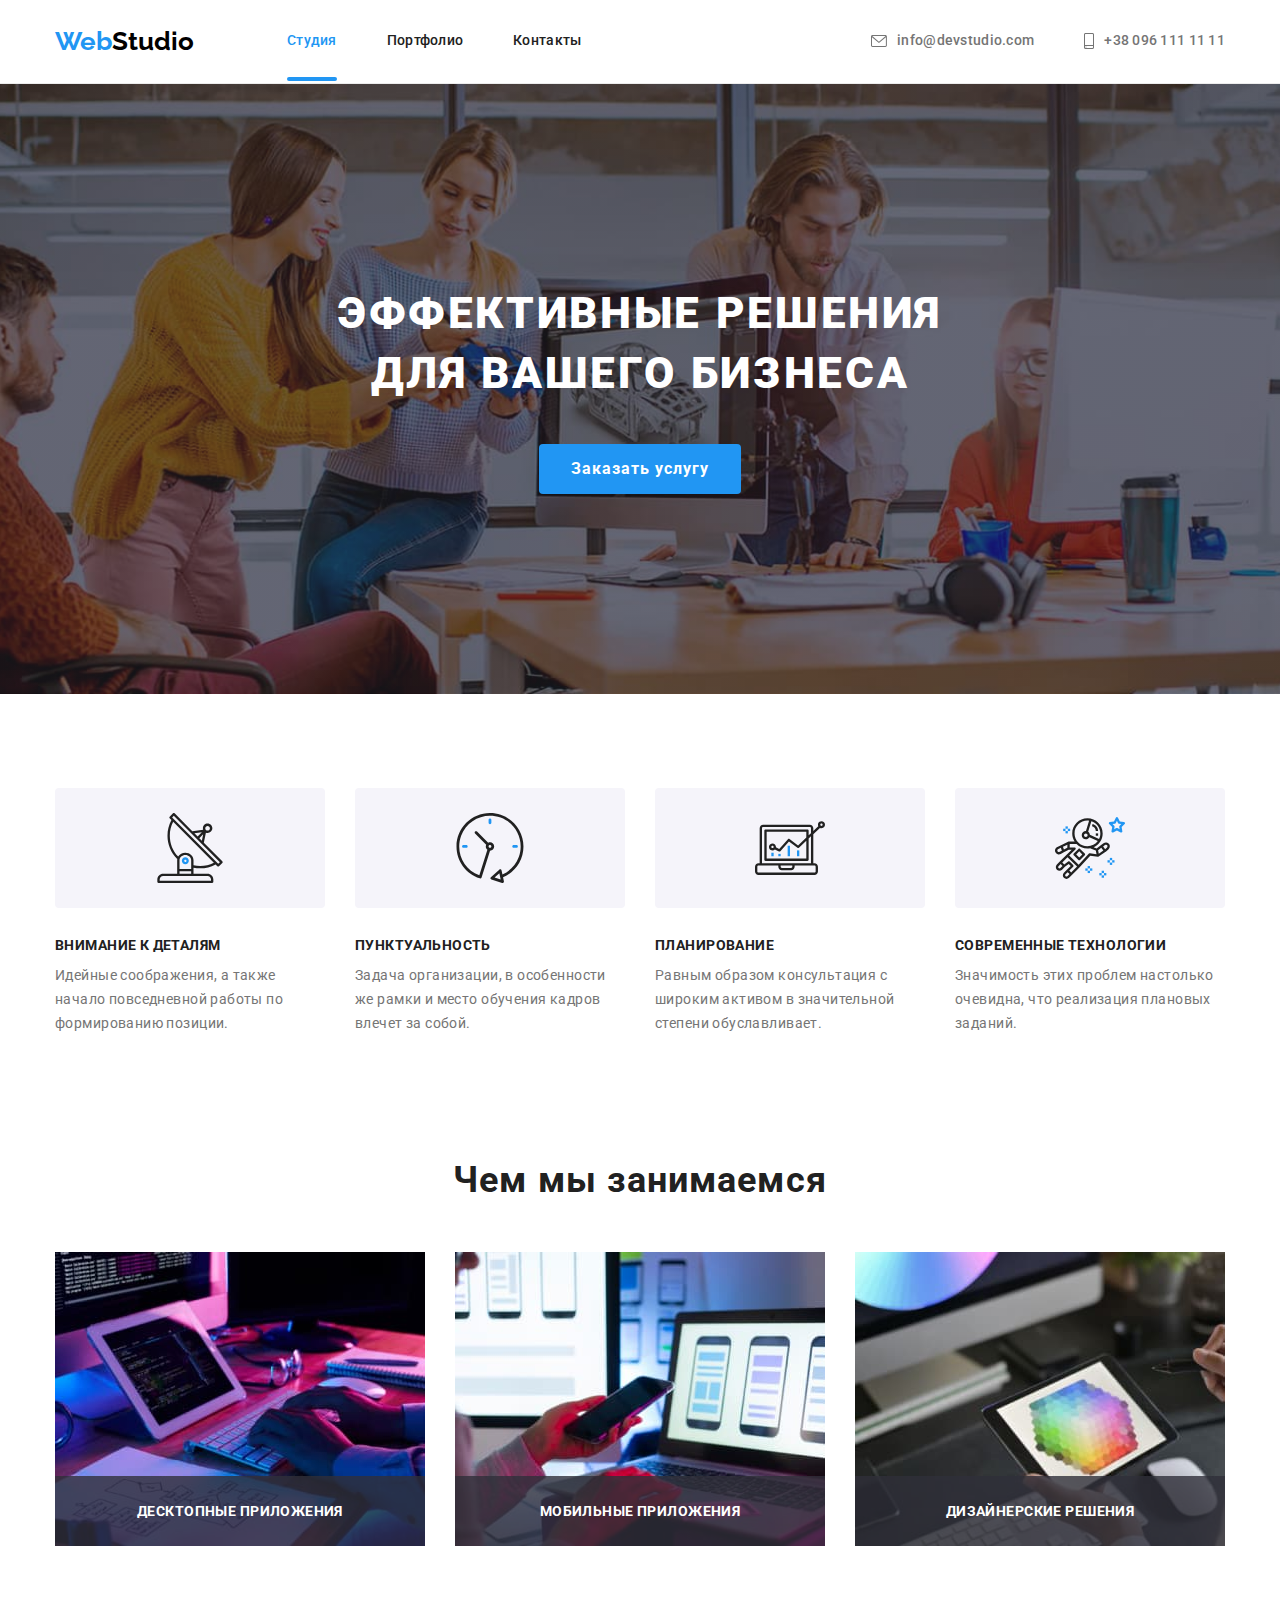
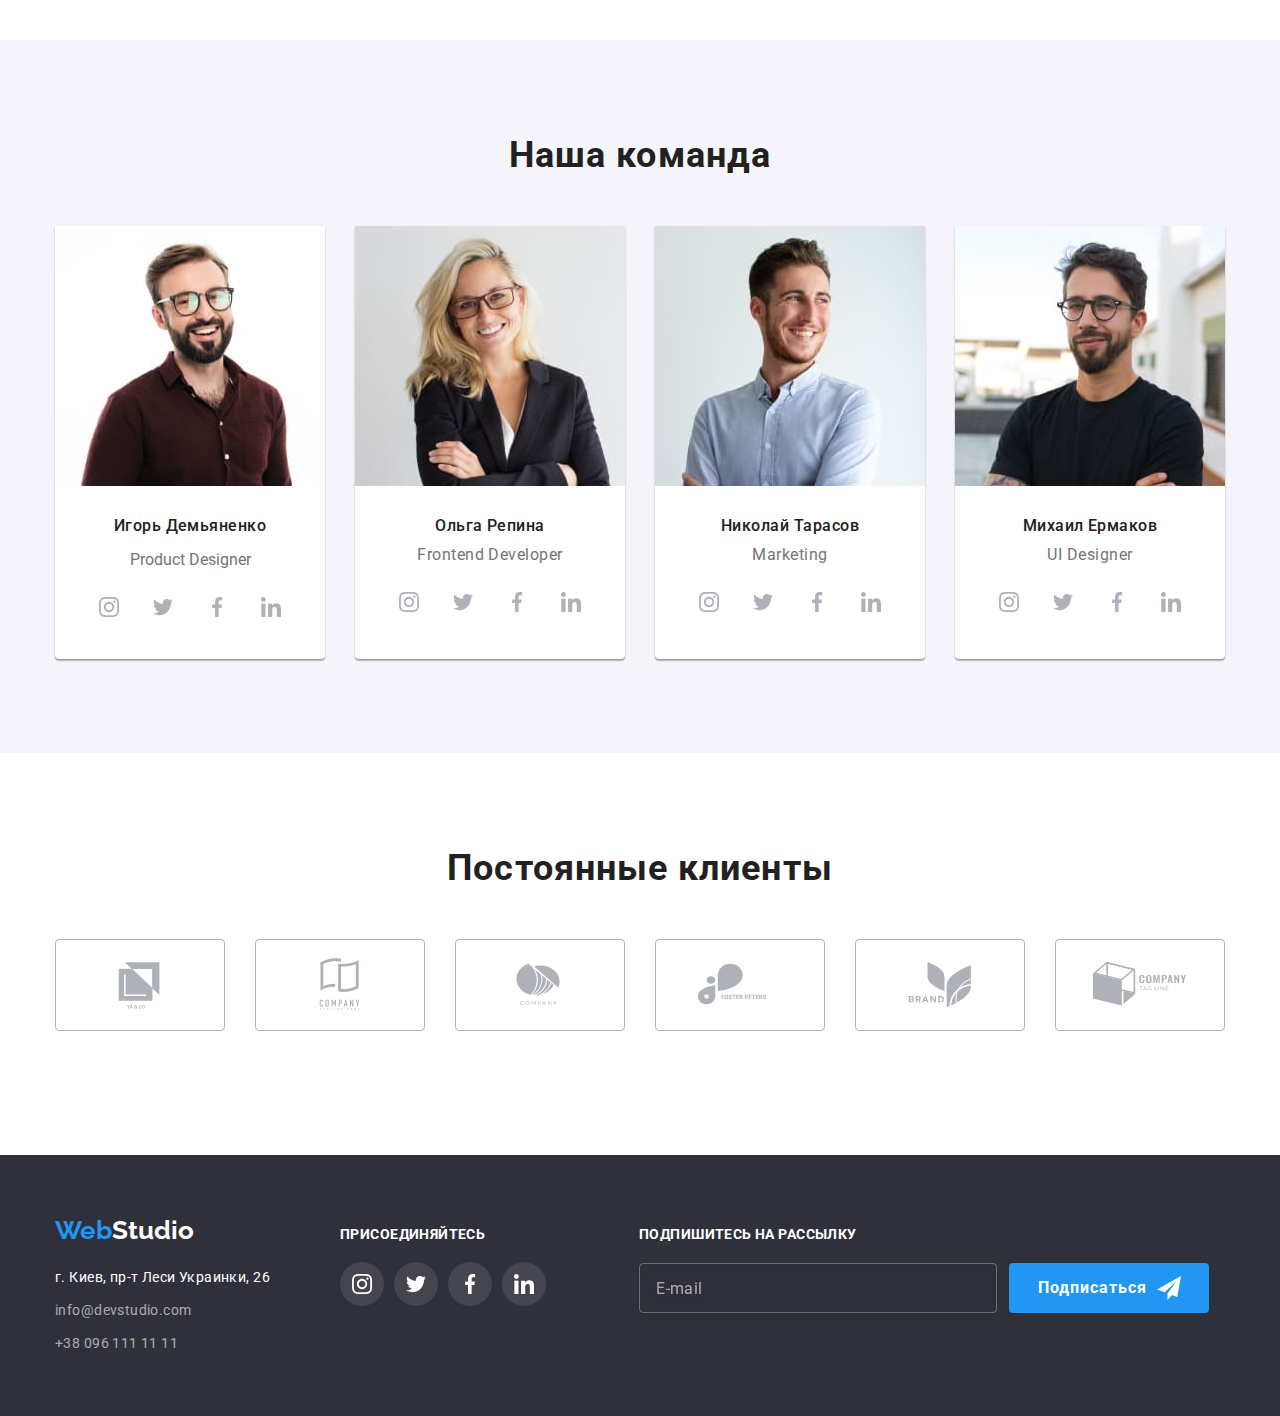
<file: index.html>
<!DOCTYPE html>
<html lang="ru">
  <head>
    <meta charset="UTF-8" />
    <meta http-equiv="X-UA-Compatible" content="IE=edge" />
    <meta name="viewport" content="width=device-width, initial-scale=1.0" />
    <title>Web Studio</title>
    <link
      rel="stylesheet"
      href="https://cdnjs.cloudflare.com/ajax/libs/modern-normalize/1.1.0/modern-normalize.min.css"
    />
    <link rel="stylesheet" href="./css/styles.css" />
    <link rel="stylesheet" href="./css/main.min.css" />
    <link rel="preconnect" href="https://fonts.googleapis.com" />
    <link rel="preconnect" href="https://fonts.gstatic.com" crossorigin />
    <link
      href="https://fonts.googleapis.com/css2?family=Raleway:wght@700&family=Roboto:wght@400;500;700;900&display=swap"
      rel="stylesheet"
    />
  </head>
  <body>
    <!-- header -->
    <header class="header">
      <div class="container">
        <div class="header__flex">
          <nav class="header__nav">
            <a class="logo link-decoration header__logo" href="index.html"
              ><span class="logo__fp" lang="en">Web</span
              ><span class="logo__sp logo__sp--dark" lang="en">Studio</span></a
            >
            <ul class="nav-list list-decoration header__nav-list">
              <li class="nav-list__item">
                <a class="nav-list__link link-decoration nav-list__link--curent" href="index.html"
                  >Студия</a
                >
              </li>
              <li class="nav-list__item">
                <a class="nav-list__link link-decoration" href="portfolio.html">Портфолио</a>
              </li>
              <li class="nav-list__item">
                <a class="nav-list__link link-decoration" href="index.html">Контакты</a>
              </li>
            </ul>
          </nav>
          <ul class="contacts-list list-decoration">
            <li class="contacts-list__item">
              <a
                class="contacts-list__link contacts-list__link--top link-decoration"
                href="mailto:info@devstudio.com"
                ><svg class="contacts-list__icon contacts-list__icon--envelope-icon">
                  <use href="./images/icons/symbol-defs.svg#icon-envelope"></use>
                </svg>
                info@devstudio.com</a
              >
            </li>
            <li class="contacts-list__item">
              <a
                class="contacts-list__link contacts-list__link--bottom link-decoration"
                href="tel:+380961111111"
                ><svg class="contacts-list__icon contacts-list__icon--smartphone-icon">
                  <use href="./images/icons/symbol-defs.svg#icon-smartphone"></use>
                </svg>
                +38 096 111 11 11</a
              >
            </li>
          </ul>
          <!-- menu-open-btn -->
          <button type="button" class="menu-btn menu-open-btn" data-menu-open>
            <svg
              class="menu-open-btn__icon"
              width="40"
              height="40"
              aria-label="Переключатель мобильного меню"
            >
              <use class="icon-menu" href="./images/icons/symbol-defs.svg#icon-menu_40px"></use>
              <!-- <use class="icon-cross" href="./images/icons/symbol-defs.svg#icon-close_40px"></use> -->
            </svg>
          </button>
          <!-- mob menu -->
          <div class="mob-menu is-hidden" data-menu>
            <div class="container">
              <div class="mob-menu-top">
                <button type="button" class="menu-close-btn" data-menu-close>
                  <svg class="menu-close-btn__icon" width="40" height="40">
                    <use href="./images/icons/symbol-defs.svg#icon-close_40px"></use>
                  </svg>
                </button>
                <ul class="mob-menu-list list-decoration">
                  <li class="mob-menu-list__item">
                    <a
                      class="mob-menu__link link-decoration mob-menu__link--curent"
                      href="index.html"
                      >Студия</a
                    >
                  </li>
                  <li class="mob-menu-list__item">
                    <a class="mob-menu__link link-decoration" href="portfolio.html">Портфолио</a>
                  </li>
                  <li class="mob-menu-list__item">
                    <a class="mob-menu__link link-decoration" href="index.html">Контакты</a>
                  </li>
                </ul>
              </div>
              <div class="mob-menu-bottom">
                <ul class="mob-menu-contacts-list list-decoration">
                  <li class="mob-menu-contacts-list__item">
                    <a
                      class="mob-menu-contacts-list__link link-decoration"
                      href="tel:+380961111111"
                    >
                      +38 096 111 11 11</a
                    >
                  </li>
                  <li class="mob-menu-contacts-list__item">
                    <a
                      class="mob-menu-contacts-list__link link-decoration"
                      href="mailto:info@devstudio.com"
                    >
                      info@devstudio.com</a
                    >
                  </li>
                </ul>
                <ul class="mob-menu-soc-list list-decoration">
                  <li class="mob-menu-soc-list__item">
                    <a href="" class="mob-menu-soc__link link-decoration"> Instagram</a>
                  </li>
                  <li class="mob-menu-soc-list__item">
                    <a href="" class="mob-menu-soc__link link-decoration">Twitter</a>
                  </li>
                  <li class="mob-menu-soc-list__item">
                    <a href="" class="mob-menu-soc__link link-decoration">Facebook</a>
                  </li>
                  <li class="mob-menu-soc-list__item">
                    <a href="" class="mob-menu-soc__link link-decoration">LinkedIn</a>
                  </li>
                </ul>
              </div>
            </div>
          </div>
        </div>
      </div>
    </header>
    <!-- main content -->
    <main class="main-content">
      <!-- section banner -->
      <section class="banner section">
        <div class="banner__overlay">
          <div class="container">
            <div class="baner__content">
              <h1 class="banner__title">
                Эффективные решения <br />
                для вашего бизнеса
              </h1>
              <button data-modal-open class="banner__button" type="button">Заказать услугу</button>
            </div>
          </div>
        </div>
      </section>
      <!-- section descriptions -->
      <section class="descriptions section">
        <div class="container">
          <div class="descriptions__div">
            <ul class="descriptions-list list-decoration">
              <li class="descriptions-list__item icon-antenna">
                <div class="descriptions-list__link">
                  <svg class="descriptions-list__icon" width="70" height="70">
                    <use href="./images/icons/symbol-defs.svg#icon-antenna"></use>
                  </svg>
                </div>
                <h3 class="descriptions-list__caption">Внимание к деталям</h3>
                <p class="descriptions-list__text">
                  Идейные соображения, а также начало повседневной работы по формированию позиции.
                </p>
              </li>
              <li class="descriptions-list__item icon-clock">
                <div class="descriptions-list__link">
                  <svg class="descriptions-list__icon" width="70" height="70">
                    <use href="./images/icons/symbol-defs.svg#icon-clock"></use>
                  </svg>
                </div>
                <h3 class="descriptions-list__caption">Пунктуальность</h3>
                <p class="descriptions-list__text">
                  Задача организации, в особенности же рамки и место обучения кадров влечет за
                  собой.
                </p>
              </li>
              <li class="descriptions-list__item icon-diagram">
                <div class="descriptions-list__link">
                  <svg class="descriptions-list__icon" width="70" height="70">
                    <use href="./images/icons/symbol-defs.svg#icon-diagram"></use>
                  </svg>
                </div>
                <h3 class="descriptions-list__caption">Планирование</h3>
                <p class="descriptions-list__text">
                  Равным образом консультация с широким активом в значительной степени
                  обуславливает.
                </p>
              </li>
              <li class="descriptions-list__item icon-astronaut">
                <div class="descriptions-list__link">
                  <svg class="descriptions-list__icon" width="70" height="70">
                    <use href="./images/icons/symbol-defs.svg#icon-astronaut"></use>
                  </svg>
                </div>
                <h3 class="descriptions-list__caption">Современные технологии</h3>
                <p class="descriptions-list__text">
                  Значимость этих проблем настолько очевидна, что реализация плановых заданий.
                </p>
              </li>
            </ul>
          </div>
        </div>
      </section>
      <!-- section our_work -->
      <section class="work section">
        <div class="container">
          <h2 class="work__title section-title">Чем мы занимаемся</h2>
          <ul class="work-list list-decoration">
            <li class="work-list__item">
              <a class="work-list__link link-decoration" href=""
                ><div class="work-list__tumb">
                  <img
                    class="work-list__img"
                    srcset="./images/work/work1@1x.jpg 1x, ./images/work/work1@2x.jpg 2x"
                    src="/images/work/work1@1x.jpg"
                    alt="разработка блоксхемы"
                    width="370"
                  />
                  <h3 class="work-list__caption">Десктопные приложения</h3>
                </div>
              </a>
            </li>
            <li class="work-list__item">
              <a class="work-list__link link-decoration" href=""
                ><div class="work-list__tumb">
                  <img
                    class="work-list__img"
                    srcset="./images/work/work2@1x.jpg 1x, ./images/work/work2@2x.jpg 2x"
                    src="/images/work/work2@1x.jpg"
                    alt="разарботка модели"
                    width="370"
                  />
                  <h3 class="work-list__caption">Мобильные приложения</h3>
                </div>
              </a>
            </li>
            <li class="work-list__item">
              <a class="work-list__link link-decoration" href=""
                ><div class="work-list__tumb">
                  <img
                    class="work-list__img"
                    srcset="./images/work/work3@1x.jpg 1x, ./images/work/work3@2x.jpg 2x"
                    src="/images/work/work3@1x.jpg"
                    alt="выбор цвета"
                    width="370"
                  />
                  <h3 class="work-list__caption">Дизайнерские решения</h3>
                </div>
              </a>
            </li>
          </ul>
        </div>
      </section>
      <!-- section our_team -->
      <section class="team section">
        <div class="container">
          <h2 class="team__title section-title">Наша команда</h2>
          <ul class="team-list list-decoration">
            <li class="team-list__item">
              <picture>
                <source
                  srcset="./images/team/team1@1x.jpg 1x, ./images/team/team1@2x.jpg 2x"
                  src="./images/team/team1@1x.jpg"
                  media="(min-width: 1200px)"
                />
                <source
                  srcset="./images/team/team1-tab@1x.jpg 1x, ./images/team/team1-tab@2x.jpg 2x"
                  src="./images/team/team1-tab@1x.jpg"
                  media="(min-width: 768px)"
                />
                <source
                  srcset="./images/team/team1-mob@1x.jpg 1x, ./images/team/team1-mob@2x.jpg 2x"
                  src="./images/team/team1-mob@1x.jpg"
                  media="(min-width: 320px)"
                />
                <img
                  class="team-list__img"
                  srcset=""
                  src="./images/team/team1-mob@1x.jpg"
                  alt="фото Product Designer"
                />
              </picture>

              <div class="team-list__wrapper">
                <h3 class="team-list__caption">Игорь Демьяненко</h3>
                <p class="steam-list__text">Product Designer</p>
                <ul class="soc-list list-decoration">
                  <li class="soc-list__item">
                    <a class="soc-list__link link-decoration" href="">
                      <svg class="soc-list__icon" width="20" height="20">
                        <use href="./images/icons/symbol-defs.svg#icon-instagram"></use>
                      </svg>
                    </a>
                  </li>
                  <li class="soc-list__item">
                    <a class="soc-list__link link-decoration" href="">
                      <svg class="soc-list__icon" width="20" height="20">
                        <use href="./images/icons/symbol-defs.svg#icon-twitter"></use>
                      </svg>
                    </a>
                  </li>
                  <li class="soc-list__item">
                    <a class="soc-list__link link-decoration" href="">
                      <svg class="soc-list__icon" width="20" height="20">
                        <use href="./images/icons/symbol-defs.svg#icon-facebook"></use>
                      </svg>
                    </a>
                  </li>
                  <li class="soc-list__item">
                    <a class="soc-list__link link-decoration" href="">
                      <svg class="soc-list__icon" width="20" height="20">
                        <use href="./images/icons/symbol-defs.svg#icon-linkedin"></use>
                      </svg>
                    </a>
                  </li>
                </ul>
              </div>
            </li>
            <li class="team-list__item">
              <picture>
                <source
                  srcset="./images/team/team2@1x.jpg 1x, ./images/team/team2@2x.jpg 2x"
                  src="./images/team/team2@1x.jpg"
                  media="(min-width: 1200px)"
                />
                <source
                  srcset="./images/team/team2-tab@1x.jpg 1x, ./images/team/team2-tab@2x.jpg 2x"
                  src="./images/team/team2-tab@1x.jpg"
                  media="(min-width: 768px)"
                />
                <source
                  srcset="./images/team/team2-mob@1x.jpg 1x, ./images/team/team2-mob@2x.jpg 2x"
                  src="./images/team/team2-mob@1x.jpg"
                  media="(min-width: 320px)"
                />
                <img
                  class="team-list__img"
                  src="./images/team/team2-mob@1x.jpg"
                  alt="фото фронт-енд разработчика"
                />
              </picture>

              <div class="team-list__wrapper">
                <h3 class="team-list__caption">Ольга Репина</h3>
                <p class="team-list__text" lang="en">Frontend Developer</p>
                <ul class="soc-list list-decoration">
                  <li class="soc-list__item">
                    <a class="soc-list__link link-decoration" href="">
                      <svg class="soc-list__icon" width="20" height="20">
                        <use href="./images/icons/symbol-defs.svg#icon-instagram"></use>
                      </svg>
                    </a>
                  </li>
                  <li class="soc-list__item">
                    <a class="soc-list__link link-decoration" href="">
                      <svg class="soc-list__icon" width="20" height="20">
                        <use href="./images/icons/symbol-defs.svg#icon-twitter"></use>
                      </svg>
                    </a>
                  </li>
                  <li class="soc-list__item">
                    <a class="soc-list__link link-decoration" href="">
                      <svg class="soc-list__icon" width="20" height="20">
                        <use href="./images/icons/symbol-defs.svg#icon-facebook"></use>
                      </svg>
                    </a>
                  </li>
                  <li class="soc-list__item">
                    <a class="soc-list__link link-decoration" href="">
                      <svg class="soc-list__icon" width="20" height="20">
                        <use href="./images/icons/symbol-defs.svg#icon-linkedin"></use>
                      </svg>
                    </a>
                  </li>
                </ul>
              </div>
            </li>
            <li class="team-list__item">
              <picture>
                <source
                  srcset="./images/team/team3@1x.jpg 1x, ./images/team/team3@2x.jpg 2x"
                  src="./images/team/team3@1x.jpg"
                  media="(min-width: 1200px)"
                />
                <source
                  srcset="./images/team/team3-tab@1x.jpg 1x, ./images/team/team3-tab@2x.jpg 2x"
                  src="./images/team/team3-tab@1x.jpg"
                  media="(min-width: 768px)"
                />
                <source
                  srcset="./images/team/team3-mob@1x.jpg 1x, ./images/team/team3-mob@2x.jpg 2x"
                  src="./images/team/team3-mob@1x.jpg"
                  media="(min-width: 320px)"
                />
                <img class="team-list__img" src="./images/team3.jpg" alt="фото маркетолога" />
              </picture>

              <div class="team-list__wrapper">
                <h3 class="team-list__caption">Николай Тарасов</h3>
                <p class="team-list__text" lang="en">Marketing</p>
                <ul class="soc-list list-decoration">
                  <li class="soc-list__item">
                    <a class="soc-list__link link-decoration" href="">
                      <svg class="soc-list__icon" width="20" height="20">
                        <use href="./images/icons/symbol-defs.svg#icon-instagram"></use>
                      </svg>
                    </a>
                  </li>
                  <li class="soc-list__item">
                    <a class="soc-list__link link-decoration" href="">
                      <svg class="soc-list__icon" width="20" height="20">
                        <use href="./images/icons/symbol-defs.svg#icon-twitter"></use>
                      </svg>
                    </a>
                  </li>
                  <li class="soc-list__item">
                    <a class="soc-list__link link-decoration" href="">
                      <svg class="soc-list__icon" width="20" height="20">
                        <use href="./images/icons/symbol-defs.svg#icon-facebook"></use>
                      </svg>
                    </a>
                  </li>
                  <li class="soc-list__item">
                    <a class="soc-list__link link-decoration" href="">
                      <svg class="soc-list__icon" width="20" height="20">
                        <use href="./images/icons/symbol-defs.svg#icon-linkedin"></use>
                      </svg>
                    </a>
                  </li>
                </ul>
              </div>
            </li>
            <li class="team-list__item">
              <picture>
                <source
                  srcset="./images/team/team4@1x.jpg 1x, ./images/team/team4@2x.jpg 2x"
                  src="./images/team/team4@1x.jpg"
                  media="(min-width: 1200px)"
                />
                <source
                  srcset="./images/team/team4-tab@1x.jpg 1x, ./images/team/team4-tab@2x.jpg 2x"
                  src="./images/team/team4-tab@1x.jpg"
                  media="(min-width: 768px)"
                />
                <source
                  srcset="./images/team/team4-mob@1x.jpg 1x, ./images/team/team4-mob@2x.jpg 2x"
                  src="./images/team/team4-mob@1x.jpg"
                  media="(min-width: 320px)"
                />
                <img
                  class="team-list__img"
                  src="./images/team/team4-mob@1x.jpg"
                  alt="фото дизайнера"
                />
              </picture>

              <div class="team-list__wrapper">
                <h3 class="team-list__caption">Михаил Ермаков</h3>
                <p class="team-list__text" lang="en">UI Designer</p>
                <ul class="soc-list list-decoration">
                  <li class="soc-list__item">
                    <a class="soc-list__link link-decoration" href="">
                      <svg class="soc-list__icon" width="20" height="20">
                        <use href="./images/icons/symbol-defs.svg#icon-instagram"></use>
                      </svg>
                    </a>
                  </li>
                  <li class="soc-list__item">
                    <a class="soc-list__link link-decoration" href="">
                      <svg class="soc-list__icon" width="20" height="20">
                        <use href="./images/icons/symbol-defs.svg#icon-twitter"></use>
                      </svg>
                    </a>
                  </li>
                  <li class="soc-list__item">
                    <a class="soc-list__link link-decoration" href="">
                      <svg class="soc-list__icon" width="20" height="20">
                        <use href="./images/icons/symbol-defs.svg#icon-facebook"></use>
                      </svg>
                    </a>
                  </li>
                  <li class="soc-list__item">
                    <a class="soc-list__link link-decoration" href="">
                      <svg class="soc-list__icon" width="20" height="20">
                        <use href="./images/icons/symbol-defs.svg#icon-linkedin"></use>
                      </svg>
                    </a>
                  </li>
                </ul>
              </div>
            </li>
          </ul>
        </div>
      </section>
      <!-- section customers -->
      <section class="customers section">
        <div class="container">
          <h2 class="customers__title section-title">Постоянные клиенты</h2>
          <ul class="customers-list list-decoration">
            <li class="customers-list__item">
              <a class="customers-list__link link-decoration" href="">
                <svg class="customers-list__icon" width="106" height="60">
                  <use href="./images/icons/symbol-defs.svg#icon-Logo"></use>
                </svg>
              </a>
            </li>
            <li class="customers-list__item">
              <a class="customers-list__link link-decoration" href=""
                ><svg class="customers-list__icon" width="106" height="60">
                  <use href="./images/icons/symbol-defs.svg#icon-Logo2"></use>
                </svg>
              </a>
            </li>
            <li class="customers-list__item">
              <a class="customers-list__link link-decoration" href="">
                <svg class="customers-list__icon" width="106" height="60">
                  <use href="./images/icons/symbol-defs.svg#icon-Logo3"></use>
                </svg>
              </a>
            </li>
            <li class="customers-list__item">
              <a class="customers-list__link link-decoration" href="">
                <svg class="customers-list__icon" width="106" height="60">
                  <use href="./images/icons/symbol-defs.svg#icon-Logo4"></use>
                </svg>
              </a>
            </li>
            <li class="customers-list__item">
              <a class="customers-list__link link-decoration" href="">
                <svg class="customers-list__icon" width="106" height="60">
                  <use href="./images/icons/symbol-defs.svg#icon-Logo5"></use>
                </svg>
              </a>
            </li>
            <li class="customers-list__item">
              <a class="customers-list__link link-decoration" href="">
                <svg class="customers-list__icon" width="106" height="60">
                  <use href="./images/icons/symbol-defs.svg#icon-Logo6"></use>
                </svg>
              </a>
            </li>
          </ul>
        </div>
      </section>
    </main>
    <!-- footer -->
    <footer class="footer">
      <div class="container container--flex">
        <div class="footer__tab">
          <div class="contacts footer__contacts">
            <a class="logo footer__logo link-decoration" href="index.html"
              ><span class="logo__fp" lang="en">Web</span
              ><span class="logo__sp logo__sp--inverse" lang="en">Studio</span>
            </a>
            <address class="address">
              <ul class="address-list list-decoration">
                <li class="address-list__item">
                  <a class="address-list__link link-decoration" href="index.html"
                    >г. Киев, пр-т Леси Украинки, 26
                  </a>
                </li>
                <li class="address-list__item">
                  <a
                    class="address-list__link link-decoration address-list__link--dark"
                    href="mailto:info@devstudio.com"
                    >info@devstudio.com
                  </a>
                </li>
                <li class="address-list__item">
                  <a
                    class="address-list__link link-decoration address-list__link--dark"
                    href="tel:+380961111111"
                    >+38 096 111 11 11
                  </a>
                </li>
              </ul>
            </address>
          </div>
          <div class="social footer__social">
            <h3 class="social__title">присоединяйтесь</h3>
            <ul class="social-list list-decoration">
              <li class="social-list__item">
                <a class="social-list__link link-decoration" href="">
                  <svg class="social-list__icon" width="20" height="20">
                    <use href="./images/icons/symbol-defs.svg#icon-instagram"></use>
                  </svg>
                </a>
              </li>
              <li class="social-list__item">
                <a class="social-list__link link-decoration" href="">
                  <svg class="social-list__icon" width="20" height="20">
                    <use href="./images/icons/symbol-defs.svg#icon-twitter"></use>
                  </svg>
                </a>
              </li>
              <li class="social-list__item">
                <a class="social-list__link link-decoration" href="">
                  <svg class="social-list__icon" width="20" height="20">
                    <use href="./images/icons/symbol-defs.svg#icon-facebook"></use>
                  </svg>
                </a>
              </li>
              <li class="social-list__item">
                <a class="social-list__link link-decoration" href="">
                  <svg class="social-list__icon" width="20" height="20">
                    <use href="./images/icons/symbol-defs.svg#icon-linkedin"></use>
                  </svg>
                </a>
              </li>
            </ul>
          </div>
        </div>
        <form class="subscribe-form">
          <label class="subscribe-form__label" for="footer-email">Подпишитесь на рассылку</label>
          <div class="subscribe-form__position">
            <input
              class="subscribe-form__email"
              type="email"
              name="footer-email"
              id="footer-email"
              placeholder="E-mail"
            />
            <button class="subscribe-form__but button" type="submit">
              Подписаться<svg class="subscribe-form__icon" width="24" height="24">
                <use href="./images/icons/symbol-defs.svg#icon-send"></use>
              </svg>
            </button>
          </div>
        </form>
      </div>
    </footer>
    <!-- modal page -->
    <div class="backdrop is-hidden" data-modal>
      <div class="modal">
        <button data-modal-close class="button-close" type="button">
          <svg class="button-close__icon" width="18" height="18">
            <use href="./images/icons/symbol-defs.svg#icon-close"></use>
          </svg>
        </button>
        <p class="modal__title">Оставьте свои данные, мы вам перезвоним</p>
        <form class="modal__modal-form">
          <div class="modal__form-wrapper">
            <div class="modal__form-field">
              <label class="modal__label" for="person">Имя</label>
              <div class="modal__position">
                <input class="modal__input" type="text" name="person" id="person" />
                <svg class="modal__icon" width="18" height="18">
                  <use href="./images/icons/symbol-defs.svg#icon-person"></use>
                </svg>
              </div>
            </div>
            <div class="modal__form-field">
              <label class="modal__label" for="tel">Телефон</label>
              <div class="modal__position">
                <input class="modal__input" type="tel" name="tel" id="tel" />
                <svg class="modal__icon" width="18" height="18">
                  <use href="./images/icons/symbol-defs.svg#icon-phone"></use>
                </svg>
              </div>
            </div>
            <div class="modal__form-field">
              <label class="modal__label" for="email">Почта</label>
              <div class="modal__position">
                <input class="modal__input" type="email" name="email" id="email" />
                <svg class="modal__icon" width="18" height="18">
                  <use href="./images/icons/symbol-defs.svg#icon-email"></use>
                </svg>
              </div>
            </div>
            <div class="modal__form-field">
              <label class="modal__label" for="comment">Комментарий</label>
              <textarea
                class="modal__textarea"
                name="comment"
                id="comment"
                placeholder="Введите текст"
              ></textarea>
            </div>
          </div>
          <div class="modal__agreement-wrapper">
            <input
              type="checkbox"
              id="checkbox"
              class="modal__agreement-checkbox visuallny-hidden"
              name="checkbox"
            />
            <label class="modal__agreement-check-field" for="checkbox">
              <span class="modal__agreement-check-box">
                <svg class="modal__icon-checked" width="16" height="15">
                  <use href="./images/icons/symbol-defs.svg#icon-check"></use>
                </svg>
              </span>
              <span class="modal__agreement">
                Соглашаюсь с рассылкой и принимаю
                <span class="modal__agreement-position">
                  <a href="" class="modal__agreement-two link-decoration">Условия договора</a>
                </span>
              </span>
            </label>
          </div>

          <button class="modal-form-but modal__modal-form-but button" type="submit">
            Отправить
          </button>
        </form>
      </div>
    </div>
  </body>
  <script src="./js/modal.js"></script>
  <script src="./js/mobile-menu.js"></script>
</html>
</file>
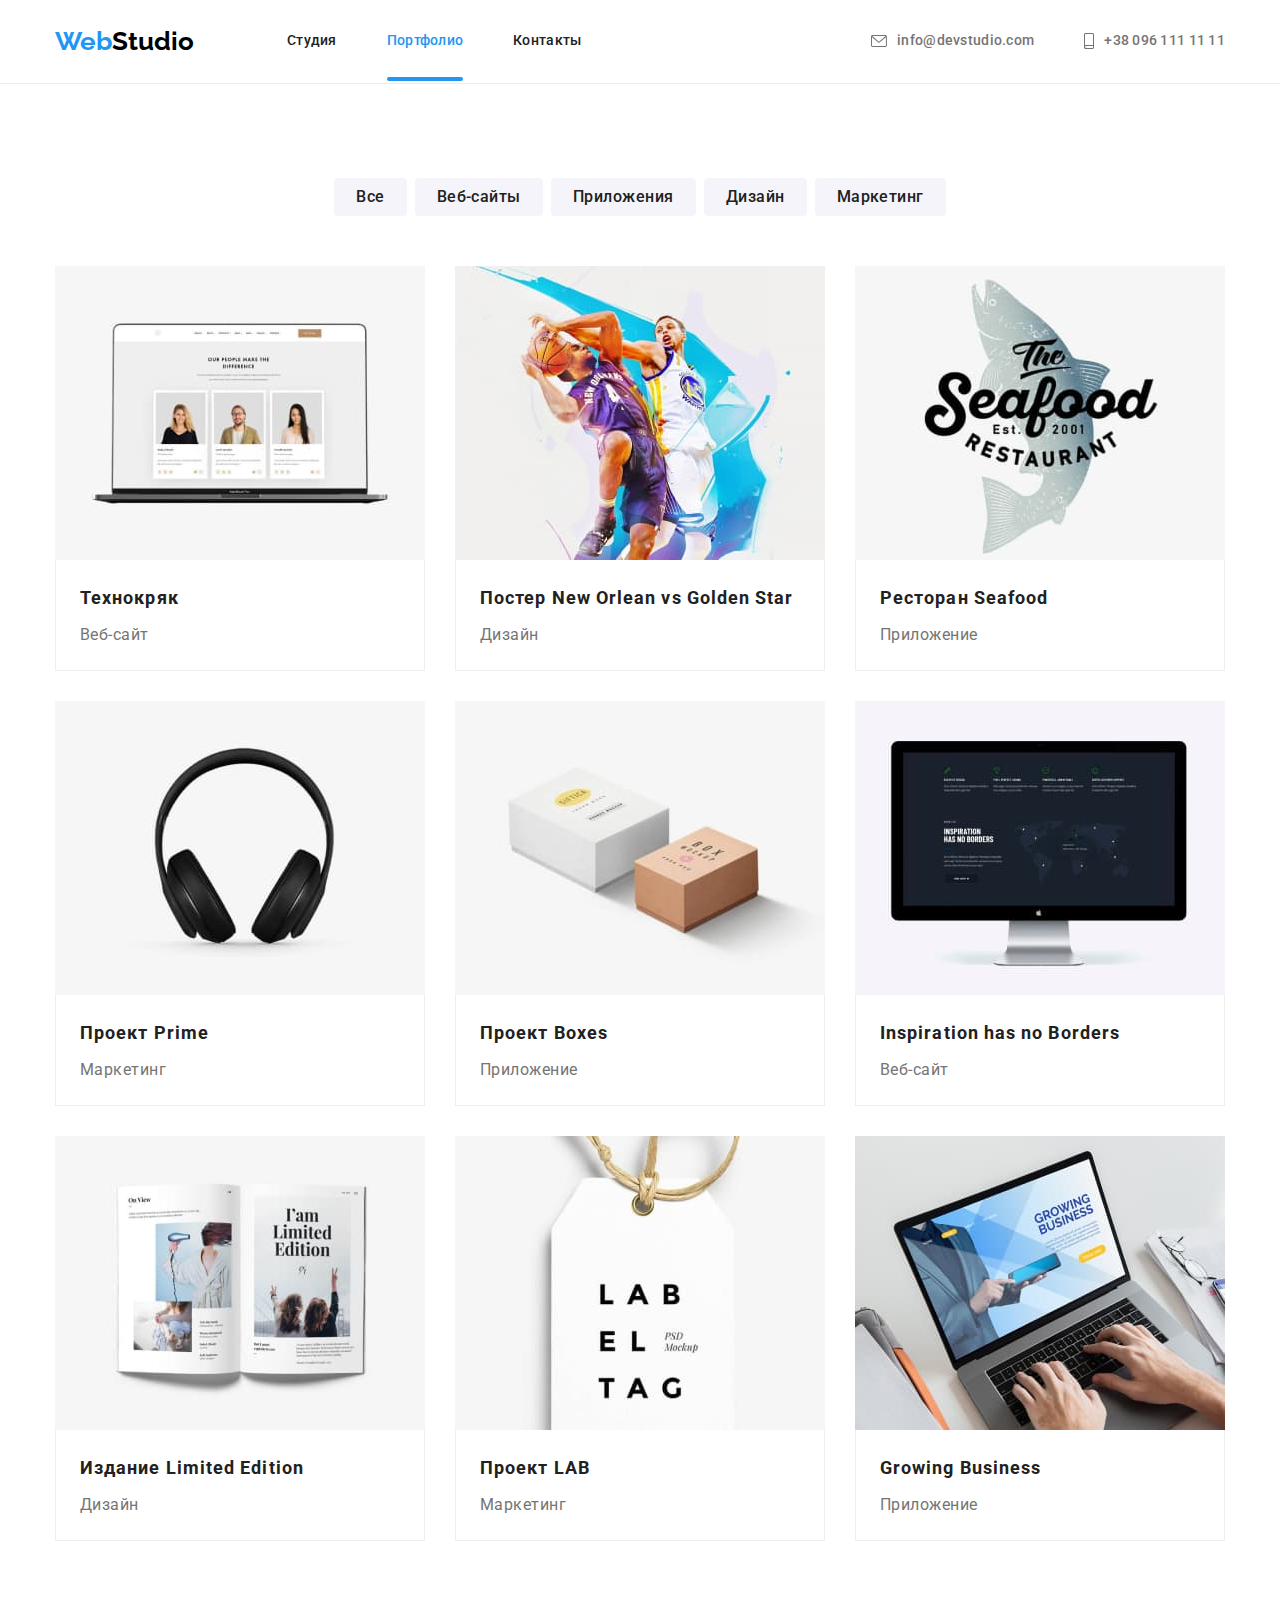
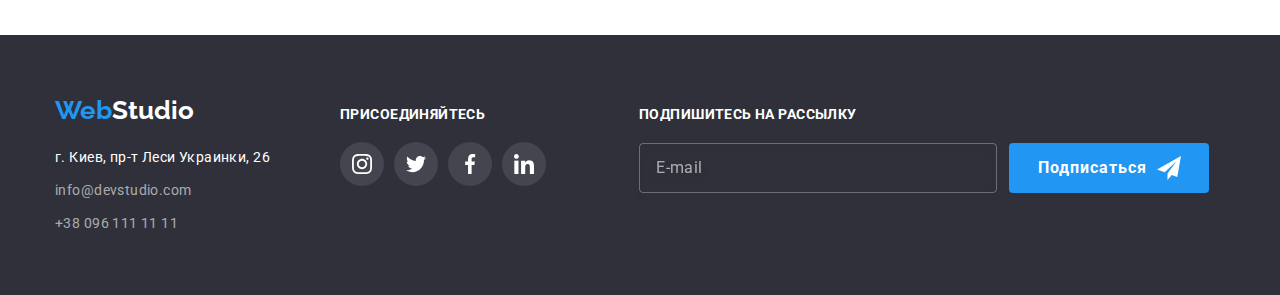
<file: portfolio.html>
<!DOCTYPE html>
<html lang="ru">
  <head>
    <meta charset="UTF-8" />
    <meta http-equiv="X-UA-Compatible" content="IE=edge" />
    <meta name="viewport" content="width=device-width, initial-scale=1.0" />
    <title>Web Studio</title>
    <link
      rel="stylesheet"
      href="https://cdnjs.cloudflare.com/ajax/libs/modern-normalize/1.1.0/modern-normalize.min.css"
    />
    <link rel="stylesheet" href="./css/styles.css" />
    <link rel="stylesheet" href="./css/main.min.css" />
    <link rel="preconnect" href="https://fonts.googleapis.com" />
    <link rel="preconnect" href="https://fonts.gstatic.com" crossorigin />
    <link
      href="https://fonts.googleapis.com/css2?family=Raleway:wght@700&family=Roboto:wght@400;500;700;900&display=swap"
      rel="stylesheet"
    />
  </head>
  <body>
    <!-- header -->
    <header class="header">
      <div class="container">
        <div class="header__flex">
          <nav class="header__nav">
            <a class="logo link-decoration header__logo" href="index.html"
              ><span class="logo__fp" lang="en">Web</span
              ><span class="logo__sp logo__sp--dark" lang="en">Studio</span></a
            >
            <ul class="nav-list list-decoration header__nav-list">
              <li class="nav-list__item">
                <a class="nav-list__link link-decoration" href="index.html">Студия</a>
              </li>
              <li class="nav-list__item">
                <a
                  class="nav-list__link link-decoration nav-list__link--curent"
                  href="portfolio.html"
                  >Портфолио</a
                >
              </li>
              <li class="nav-list__item">
                <a class="nav-list__link link-decoration" href="index.html">Контакты</a>
              </li>
            </ul>
          </nav>
          <ul class="contacts-list list-decoration">
            <li class="contacts-list__item">
              <a class="contacts-list__link link-decoration" href="mailto:info@devstudio.com"
                ><svg class="contacts-list__icon contacts-list__icon--envelope-icon">
                  <use href="./images/icons/symbol-defs.svg#icon-envelope"></use>
                </svg>
                info@devstudio.com</a
              >
            </li>
            <li class="contacts-list__item">
              <a class="contacts-list__link link-decoration" href="tel:+380961111111"
                ><svg class="contacts-list__icon contacts-list__icon--smartphone-icon">
                  <use href="./images/icons/symbol-defs.svg#icon-smartphone"></use>
                </svg>
                +38 096 111 11 11</a
              >
            </li>
          </ul>
          <button type="button" class="menu-open-btn" data-menu-open>
            <svg class="menu-open-btn__icon" width="40" height="40">
              <use href="./images/icons/symbol-defs.svg#icon-menu_40px"></use>
            </svg>
          </button>
          <!-- mob menu -->
          <div class="mob-menu is-hidden" data-menu>
            <div class="container">
              <div class="mob-menu-top">
                <button type="button" class="menu-close-btn" data-menu-close>
                  <svg class="menu-close-btn__icon" width="40" height="40">
                    <use href="./images/icons/symbol-defs.svg#icon-close_40px"></use>
                  </svg>
                </button>
                <ul class="mob-menu-list list-decoration">
                  <li class="mob-menu-list__item">
                    <a class="mob-menu__link link-decoration" href="index.html">Студия</a>
                  </li>
                  <li class="mob-menu-list__item">
                    <a
                      class="mob-menu__link link-decoration mob-menu__link--curent"
                      href="portfolio.html"
                      >Портфолио</a
                    >
                  </li>
                  <li class="mob-menu-list__item">
                    <a class="mob-menu__link link-decoration" href="index.html">Контакты</a>
                  </li>
                </ul>
              </div>
              <div class="mob-menu-bottom">
                <ul class="mob-menu-contacts-list list-decoration">
                  <li class="mob-menu-contacts-list__item">
                    <a
                      class="mob-menu-contacts-list__link link-decoration"
                      href="tel:+380961111111"
                    >
                      +38 096 111 11 11</a
                    >
                  </li>
                  <li class="mob-menu-contacts-list__item">
                    <a
                      class="mob-menu-contacts-list__link link-decoration"
                      href="mailto:info@devstudio.com"
                    >
                      info@devstudio.com</a
                    >
                  </li>
                </ul>
                <ul class="mob-menu-soc-list list-decoration">
                  <li class="mob-menu-soc-list__item">
                    <a href="" class="mob-menu-soc__link link-decoration"> Instagram</a>
                  </li>
                  <li class="mob-menu-soc-list__item">
                    <a href="" class="mob-menu-soc__link link-decoration">Twitter</a>
                  </li>
                  <li class="mob-menu-soc-list__item">
                    <a href="" class="mob-menu-soc__link link-decoration">Facebook</a>
                  </li>
                  <li class="mob-menu-soc-list__item">
                    <a href="" class="mob-menu-soc__link link-decoration">LinkedIn</a>
                  </li>
                </ul>
              </div>
            </div>
          </div>
        </div>
      </div>
    </header>
    <!-- main content portfolio -->
    <main class="portfolio">
      <!-- portfolio menu -->
      <section class="portfolio-projects section">
        <div class="container">
          <h2 class="portfolio-projects__title visuallny-hidden">Виды работ</h2>
          <ul class="menu-list list-decoration portfolio-projects__menu-list">
            <li class="menu-list__item">
              <button class="menu-list__btn" type="button">Все</button>
            </li>
            <li class="menu-list__item">
              <button class="menu-list__btn" type="button">Веб-сайты</button>
            </li>
            <li class="menu-list__item">
              <button class="menu-list__btn" type="button">Приложения</button>
            </li>
            <li class="menu-list__item">
              <button class="menu-list__btn" type="button">Дизайн</button>
            </li>
            <li class="menu-list__item">
              <button class="menu-list__btn" type="button">Маркетинг</button>
            </li>
          </ul>
          <!-- portfolio projects -->
          <h2 class="portfolio-projects__title visuallny-hidden">Примеры проектов</h2>
          <ul class="projects-list list-decoration">
            <li class="projects-list__item">
              <a href="" class="projects-list__link link-decoration">
                <div class="projects-list__thumb">
                  <picture>
                    <source
                      srcset="
                        ./images/projets/project1@1x.jpg 1x,
                        ./images/projets/project1@2x.jpg 2x
                      "
                      src="./images/projets/project1@1x.jpg"
                      media="(min-width: 1200px)"
                    />
                    <source
                      srcset="
                        ./images/projets/project1-tab@1x.jpg 1x,
                        ./images/projets/project1-tab@2x.jpg 2x
                      "
                      src="./images/projets/project1-tab@1x.jpg"
                      media="(min-width: 768px)"
                    />
                    <source
                      srcset="
                        ./images/projets/project1-mob@1x.jpg 1x,
                        ./images/projets/project1-mob@2x.jpg 2x
                      "
                      src="./images/projets/project1-mob@1x.jpg"
                      media="(min-width: 320px)"
                    />
                    <img
                      class="projects-list__img"
                      src="./images/projets/project1-mob@1x.jpg"
                      alt="фото ноутбука"
                    />
                  </picture>
                  <p class="projects-list__parag">
                    Ресурс предлагает комплексные предложения с разным уровнем функционала и
                    сервисов. Все это позволит посетителю получить исчерпывающие сведения о компании
                    или частном лице.
                  </p>
                </div>
                <div class="projects-list__wrapper">
                  <h3 class="projects-list__title">Технокряк</h3>
                  <p class="projects-list__text">Веб-сайт</p>
                </div>
              </a>
            </li>
            <li class="projects-list__item">
              <a href="" class="projects-list__link link-decoration"
                ><div class="projects-list__thumb">
                  <picture>
                    <source
                      srcset="
                        ./images/projets/project2@1x.jpg 1x,
                        ./images/projets/project2@2x.jpg 2x
                      "
                      src="./images/projets/project2@1x.jpg"
                      media="(min-width: 1200px)"
                    />
                    <source
                      srcset="
                        ./images/projets/project2-tab@1x.jpg 1x,
                        ./images/projets/project2-tab@2x.jpg 2x
                      "
                      src="./images/projets/project2-tab@1x.jpg"
                      media="(min-width: 768px)"
                    />
                    <source
                      srcset="
                        ./images/projets/project2-mob@1x.jpg 1x,
                        ./images/projets/project2-mob@2x.jpg 2x
                      "
                      src="./images/projets/project2-mob@1x.jpg"
                      media="(min-width: 320px)"
                    />
                    <img
                      class="projects-list__img"
                      src="./images/projets/project2-mob@1x.jpg"
                      alt="фото постера"
                    />
                  </picture>
                  <p class="projects-list__parag">
                    Ресурс предлагает комплексные предложения с разным уровнем функционала и
                    сервисов. Все это позволит посетителю получить исчерпывающие сведения о компании
                    или частном лице.
                  </p>
                </div>
                <div class="projects-list__wrapper">
                  <h3 class="projects-list__title">Постер New Orlean vs Golden Star</h3>
                  <p class="projects-list__text">Дизайн</p>
                </div>
              </a>
            </li>
            <li class="projects-list__item">
              <a href="" class="projects-list__link link-decoration">
                <div class="projects-list__thumb">
                  <picture>
                    <source
                      srcset="
                        ./images/projets/project3@1x.jpg 1x,
                        ./images/projets/project3@2x.jpg 2x
                      "
                      src="./images/projets/project3@1x.jpg"
                      media="(min-width: 1200px)"
                    />
                    <source
                      srcset="
                        ./images/projets/project3-tab@1x.jpg 1x,
                        ./images/projets/project3-tab@2x.jpg 2x
                      "
                      src="./images/projets/project3-tab@1x.jpg"
                      media="(min-width: 768px)"
                    />
                    <source
                      srcset="
                        ./images/projets/project3-mob@1x.jpg 1x,
                        ./images/projets/project3-mob@2x.jpg 2x
                      "
                      src="./images/projets/project3-mob@1x.jpg"
                      media="(min-width: 320px)"
                    />
                    <img
                      class="projects-list__img"
                      src="./images/projets/project3-mob@1x.jpg"
                      alt="фото реламы ресторана"
                    />
                  </picture>
                  <p class="projects-list__parag">
                    Ресурс предлагает комплексные предложения с разным уровнем функционала и
                    сервисов. Все это позволит посетителю получить исчерпывающие сведения о компании
                    или частном лице.
                  </p>
                </div>
                <div class="projects-list__wrapper">
                  <h3 class="projects-list__title">Ресторан Seafood</h3>
                  <p class="projects-list__text">Приложение</p>
                </div>
              </a>
            </li>
            <li class="projects-list__item">
              <a href="" class="projects-list__link link-decoration">
                <div class="projects-list__thumb">
                  <picture>
                    <source
                      srcset="
                        ./images/projets/project4@1x.jpg 1x,
                        ./images/projets/project4@2x.jpg 2x
                      "
                      src="./images/projets/project4@1x.jpg"
                      media="(min-width: 1200px)"
                    />
                    <source
                      srcset="
                        ./images/projets/project4-tab@1x.jpg 1x,
                        ./images/projets/project4-tab@2x.jpg 2x
                      "
                      src="./images/projets/project4-tab@1x.jpg"
                      media="(min-width: 768px)"
                    />
                    <source
                      srcset="
                        ./images/projets/project4-mob@1x.jpg 1x,
                        ./images/projets/project4-mob@2x.jpg 2x
                      "
                      src="./images/projets/project4-mob@1x.jpg"
                      media="(min-width: 320px)"
                    />
                    <img
                      class="projects-list__img"
                      src="./images/projets/project4-mob@1x.jpg"
                      alt="фото коробочек"
                    />
                  </picture>

                  <p class="projects-list__parag">
                    Ресурс предлагает комплексные предложения с разным уровнем функционала и
                    сервисов. Все это позволит посетителю получить исчерпывающие сведения о компании
                    или частном лице.
                  </p>
                </div>
                <div class="projects-list__wrapper">
                  <h3 class="projects-list__title">Проект Prime</h3>
                  <p class="projects-list__text">Маркетинг</p>
                </div>
              </a>
            </li>
            <li class="projects-list__item">
              <a href="" class="projects-list__link link-decoration">
                <div class="projects-list__thumb">
                  <picture>
                    <source
                      srcset="
                        ./images/projets/project5@1x.jpg 1x,
                        ./images/projets/project5@2x.jpg 2x
                      "
                      src="./images/projets/project5@1x.jpg"
                      media="(min-width: 1200px)"
                    />
                    <source
                      srcset="
                        ./images/projets/project5-tab@1x.jpg 1x,
                        ./images/projets/project5-tab@2x.jpg 2x
                      "
                      src="./images/projets/project5-tab@1x.jpg"
                      media="(min-width: 768px)"
                    />
                    <source
                      srcset="
                        ./images/projets/project5-mob@1x.jpg 1x,
                        ./images/projets/project5-mob@2x.jpg 2x
                      "
                      src="./images/projets/project5-mob@1x.jpg"
                      media="(min-width: 320px)"
                    />
                    <img
                      class="projects-list__img"
                      src="./images/portfolio5.jpg"
                      alt="фото компьютера"
                    />
                  </picture>
                  <p class="projects-list__parag">
                    Ресурс предлагает комплексные предложения с разным уровнем функционала и
                    сервисов. Все это позволит посетителю получить исчерпывающие сведения о компании
                    или частном лице.
                  </p>
                </div>
                <div class="projects-list__wrapper">
                  <h3 class="projects-list__title">Проект Boxes</h3>
                  <p class="projects-list__text">Приложение</p>
                </div>
              </a>
            </li>
            <li class="projects-list__item">
              <a href="" class="projects-list__link link-decoration">
                <div class="projects-list__thumb">
                  <picture>
                    <source
                      srcset="
                        ./images/projets/project6@1x.jpg 1x,
                        ./images/projets/project6@2x.jpg 2x
                      "
                      src="./images/projets/project6@1x.jpg"
                      media="(min-width: 1200px)"
                    />
                    <source
                      srcset="
                        ./images/projets/project6-tab@1x.jpg 1x,
                        ./images/projets/project6-tab@2x.jpg 2x
                      "
                      src="./images/projets/project6-tab@1x.jpg"
                      media="(min-width: 768px)"
                    />
                    <source
                      srcset="
                        ./images/projets/project6-mob@1x.jpg 1x,
                        ./images/projets/project6-mob@2x.jpg 2x
                      "
                      src="./images/projets/project6-mob@1x.jpg"
                      media="(min-width: 320px)"
                    />
                    <img
                      class="projects-list__img"
                      src="./images/projets/project6-mob@1x.jpg"
                      alt="фото журнала"
                    />
                  </picture>
                  <p class="projects-list__parag">
                    Ресурс предлагает комплексные предложения с разным уровнем функционала и
                    сервисов. Все это позволит посетителю получить исчерпывающие сведения о компании
                    или частном лице.
                  </p>
                </div>
                <div class="projects-list__wrapper">
                  <h3 class="projects-list__title">Inspiration has no Borders</h3>
                  <p class="projects-list__text">Веб-сайт</p>
                </div>
              </a>
            </li>
            <li class="projects-list__item">
              <a href="" class="projects-list__link link-decoration">
                <div class="projects-list__thumb">
                  <picture>
                    <source
                      srcset="
                        ./images/projets/project7@1x.jpg 1x,
                        ./images/projets/project7@2x.jpg 2x
                      "
                      src="./images/projets/project7@1x.jpg"
                      media="(min-width: 1200px)"
                    />
                    <source
                      srcset="
                        ./images/projets/project7-tab@1x.jpg 1x,
                        ./images/projets/project7-tab@2x.jpg 2x
                      "
                      src="./images/projets/project7-tab@1x.jpg"
                      media="(min-width: 768px)"
                    />
                    <source
                      srcset="
                        ./images/projets/project7-mob@1x.jpg 1x,
                        ./images/projets/project7-mob@2x.jpg 2x
                      "
                      src="./images/projets/project7-mob@1x.jpg"
                      media="(min-width: 320px)"
                    />
                    <img
                      class="projects-list__img"
                      src="./images/projets/project7-mob@1x.jpg"
                      alt="фото этикетки"
                    />
                  </picture>
                  <p class="projects-list__parag">
                    Ресурс предлагает комплексные предложения с разным уровнем функционала и
                    сервисов. Все это позволит посетителю получить исчерпывающие сведения о компании
                    или частном лице.
                  </p>
                </div>
                <div class="projects-list__wrapper">
                  <h3 class="projects-list__title">Издание Limited Edition</h3>
                  <p class="projects-list__text">Дизайн</p>
                </div>
              </a>
            </li>
            <li class="projects-list__item">
              <a href="" class="projects-list__link link-decoration">
                <div class="projects-list__thumb">
                  <picture>
                    <source
                      srcset="
                        ./images/projets/project8@1x.jpg 1x,
                        ./images/projets/project8@2x.jpg 2x
                      "
                      src="./images/projets/project8@1x.jpg"
                      media="(min-width: 1200px)"
                    />
                    <source
                      srcset="
                        ./images/projets/project8-tab@1x.jpg 1x,
                        ./images/projets/project8-tab@2x.jpg 2x
                      "
                      src="./images/projets/project8-tab@1x.jpg"
                      media="(min-width: 768px)"
                    />
                    <source
                      srcset="
                        ./images/projets/project8-mob@1x.jpg 1x,
                        ./images/projets/project8-mob@2x.jpg 2x
                      "
                      src="./images/projets/project8-mob@1x.jpg"
                      media="(min-width: 320px)"
                    />
                    <img
                      class="projects-list__img"
                      src="./images/projets/project8-mob@1x.jpg"
                      alt="фото наушников"
                    />
                  </picture>
                  <p class="projects-list__parag">
                    Ресурс предлагает комплексные предложения с разным уровнем функционала и
                    сервисов. Все это позволит посетителю получить исчерпывающие сведения о компании
                    или частном лице.
                  </p>
                </div>
                <div class="projects-list__wrapper">
                  <h3 class="projects-list__title">Проект LAB</h3>
                  <p class="projects-list__text">Маркетинг</p>
                </div>
              </a>
            </li>
            <li class="projects-list__item">
              <a href="" class="projects-list__link link-decoration">
                <div class="projects-list__thumb">
                  <picture>
                    <source
                      srcset="
                        ./images/projets/project9@1x.jpg 1x,
                        ./images/projets/project9@2x.jpg 2x
                      "
                      src="./images/projets/project9@1x.jpg"
                      media="(min-width: 1200px)"
                    />
                    <source
                      srcset="
                        ./images/projets/project9-tab@1x.jpg 1x,
                        ./images/projets/project9-tab@2x.jpg 2x
                      "
                      src="./images/projets/project9-tab@1x.jpg"
                      media="(min-width: 768px)"
                    />
                    <source
                      srcset="
                        ./images/projets/project9-mob@1x.jpg 1x,
                        ./images/projets/project9-mob@2x.jpg 2x
                      "
                      src="./images/projets/project9-mob@1x.jpg"
                      media="(min-width: 320px)"
                    />
                    <img
                      class="projects-list__img"
                      src="./images/projets/project9-mob@1x.jpg"
                      alt="фото нотбука "
                    />
                  </picture>

                  <p class="projects-list__parag">
                    Ресурс предлагает комплексные предложения с разным уровнем функционала и
                    сервисов. Все это позволит посетителю получить исчерпывающие сведения о компании
                    или частном лице.
                  </p>
                </div>
                <div class="projects-list__wrapper">
                  <h3 class="projects-list__title">Growing Business</h3>
                  <p class="projects-list__text">Приложение</p>
                </div>
              </a>
            </li>
          </ul>
        </div>
      </section>
    </main>
    <!-- footer -->
    <footer class="footer">
      <div class="container container--flex">
        <div class="footer__tab">
          <div class="contacts footer__contacts">
            <a class="logo footer__logo link-decoration" href="index.html"
              ><span class="logo__fp" lang="en">Web</span
              ><span class="logo__sp logo__sp--inverse" lang="en">Studio</span>
            </a>
            <address class="address">
              <ul class="address-list list-decoration">
                <li class="address-list__item">
                  <a class="address-list__link link-decoration" href="index.html"
                    >г. Киев, пр-т Леси Украинки, 26
                  </a>
                </li>
                <li class="address-list__item">
                  <a
                    class="address-list__link link-decoration address-list__link--dark"
                    href="mailto:info@devstudio.com"
                    >info@devstudio.com
                  </a>
                </li>
                <li class="address-list__item">
                  <a
                    class="address-list__link link-decoration address-list__link--dark"
                    href="tel:+380961111111"
                    >+38 096 111 11 11
                  </a>
                </li>
              </ul>
            </address>
          </div>
          <div class="social footer__social">
            <h3 class="social__title">присоединяйтесь</h3>
            <ul class="social-list list-decoration">
              <li class="social-list__item">
                <a class="social-list__link link-decoration" href="">
                  <svg class="social-list__icon" width="20" height="20">
                    <use href="./images/icons/symbol-defs.svg#icon-instagram"></use>
                  </svg>
                </a>
              </li>
              <li class="social-list__item">
                <a class="social-list__link link-decoration" href="">
                  <svg class="social-list__icon" width="20" height="20">
                    <use href="./images/icons/symbol-defs.svg#icon-twitter"></use>
                  </svg>
                </a>
              </li>
              <li class="social-list__item">
                <a class="social-list__link link-decoration" href="">
                  <svg class="social-list__icon" width="20" height="20">
                    <use href="./images/icons/symbol-defs.svg#icon-facebook"></use>
                  </svg>
                </a>
              </li>
              <li class="social-list__item">
                <a class="social-list__link link-decoration" href="">
                  <svg class="social-list__icon" width="20" height="20">
                    <use href="./images/icons/symbol-defs.svg#icon-linkedin"></use>
                  </svg>
                </a>
              </li>
            </ul>
          </div>
        </div>
        <form action="" class="subscribe-form">
          <label class="subscribe-form__label" for="footer-email">Подпишитесь на рассылку</label>
          <div class="subscribe-form__position">
            <input
              class="subscribe-form__email"
              type="email"
              name="footer-email"
              id="footer-email"
              placeholder="E-mail"
            />
            <button class="subscribe-form__but button" type="submit">
              Подписаться<svg class="subscribe-form__icon" width="24" height="24">
                <use href="./images/icons/symbol-defs.svg#icon-send"></use>
              </svg>
            </button>
          </div>
        </form>
      </div>
    </footer>
  </body>
  <script src="./js/mobile-menu.js"></script>
</html>
</file>
<file: css/styles.css>
/* ------ header ------> */

/* ------ section banner ------> */

/* ------ section descriptions------> */

/* ------ section our_work------> */

/* ------ section our_team------> */

/* ------ customers------> */

/* ------ footer------> */

/* ------------------ PORTFOLIO-----------------------> */
/* ------ portfolio menu------> */

/* ------ portfolio projects------> */

/* ------ modal ------> */
</file>
<file: css/main.min.css>
:root{--accent-color: #2196f3;--main-text-color: #757575;--main-header-color: #212121;--main-background-color: #e5e5e5;--sec-background-color: #f5f4fa;--white-text-color: #ffffff;--main-font: "Roboto";--alt-main-font: "sans-serif";--second-font: "Raleway"}.link-decoration{text-decoration:none}.link-decoration:hover,.link-decoration:focus{color:var(--accent-color)}textarea{resize:none}.list-decoration{padding:0;margin:0;list-style:none}img{display:block;max-width:100%;height:auto}.section-title{margin-top:0;margin-bottom:30px;text-align:center;font-weight:700;font-size:28px;line-height:1.18;letter-spacing:.03em;color:var(--main-header-color)}@media screen and (min-width: 1200px){.section-title{font-size:36px;line-height:1.17;margin-bottom:50px}}.section{padding-top:60px;padding-bottom:60px}@media screen and (min-width: 1200px){.section{padding-top:94px;padding-bottom:94px}}body{font-family:var(--main-font),var(--alt-main-font);color:var(--main-text-color);background:#fff}.button{min-width:200px;padding:10px 32px;font-family:inherit;font-weight:700;font-size:16px;line-height:1.88;text-align:center;letter-spacing:.06em;color:var(--white-text-color);background:var(--accent-color);cursor:pointer;border:none;border-radius:4px;transition:box-shadow 250ms cubic-bezier(0.4, 0, 0.2, 1)}.button:hover,.button:focus{box-shadow:0px 4px 4px rgba(0,0,0,.15)}.color-decoration{color:rgba(255,255,255,.6)}.visuallny-hidden{position:absolute;white-space:nowrap;width:1px;height:1px;overflow:hidden;border:0;padding:0;clip:rect(0 0 0 0);clip-path:inset(50%);margin:-1px}.container{margin:0 auto;width:100%;padding-left:15px;padding-right:15px}@media screen and (min-width: 480px){.container{width:480px}}@media screen and (min-width: 768px){.container{width:768px}}@media screen and (min-width: 1200px){.container{width:1200px}}@media screen and (min-width: 1200px){.container--flex{display:flex;flex-direction:row;align-items:baseline}}.header{border-bottom:1px solid #ececec}.header__flex{display:flex;align-items:center}.header__nav{display:flex;align-items:center}@media screen and (min-width: 768px)and (max-width: 1199px){.header__nav{margin-right:84px}}.menu-open-btn{display:none}@media screen and (max-width: 767px){.menu-open-btn{border:none;background-color:rgba(0,0,0,0);display:block;margin-left:auto;cursor:pointer}}.menu-open-btn:hover .menu-open-btn__icon{fill:var(--accent-color)}.menu-open-btn:focus .menu-open-btn__icon{fill:var(--accent-color)}.menu-close-btn{position:absolute;display:flex;justify-content:start;border:none;background-color:rgba(0,0,0,0);display:block;margin-left:auto;cursor:pointer;padding:0;top:10px;right:15px}.menu-close-btn:hover .menu-close-btn__icon{fill:var(--accent-color)}.menu-close-btn:focus .menu-close-btn__icon{fill:var(--accent-color)}.logo{display:block;font-family:var(--second-font);font-style:normal;font-weight:700;font-size:24px;line-height:1.17}@media screen and (min-width: 1200px){.logo{font-size:26px;line-height:1.19}}.logo__fp{color:var(--accent-color)}.header__logo{padding-top:16px;padding-bottom:16px}@media screen and (min-width: 768px){.header__logo{padding-top:26px;padding-bottom:26px}}.footer__logo{margin-bottom:20px}.logo__sp--dark{color:#000}.logo__sp--inverse{color:var(--white-text-color)}.nav-list{display:flex;align-items:center}@media screen and (max-width: 767px){.nav-list{display:none}}.header__nav-list{margin-left:88px}@media screen and (min-width: 1200px){.header__nav-list{margin-left:93px}}.nav-list__link{display:block;padding-top:32px;padding-bottom:32px;font-weight:500;font-size:14px;line-height:1.14;letter-spacing:.02em;color:var(--main-header-color);transition:color 250ms cubic-bezier(0.4, 0, 0.2, 1)}.nav-list__item{position:relative}.nav-list__item:not(:last-child){margin-right:50px}.nav-list__link--curent{color:var(--accent-color)}.nav-list__link--curent::after{content:"";position:absolute;bottom:0;left:0;width:100%;height:4px;border-radius:4px;background:var(--accent-color)}.contacts-list{display:flex;flex-direction:column}@media screen and (max-width: 767px){.contacts-list{display:none}}@media screen and (min-width: 1200px){.contacts-list{flex-direction:row;margin-left:auto}}@media screen and (max-width: 767px){.contacts{display:flex;flex-direction:column;align-items:center}}.contacts-list__item:not(:last-child){margin-bottom:10px}@media screen and (min-width: 1200px){.contacts-list__item:not(:last-child){margin-right:50px;margin-bottom:0px}}.contacts-list__link{color:var(--main-text-color);display:flex;align-items:center;font-weight:500;font-size:12px;line-height:1.17;letter-spacing:.02em;transition:color 250ms cubic-bezier(0.4, 0, 0.2, 1)}@media screen and (min-width: 1200px){.contacts-list__link{padding-top:32px;padding-bottom:32px;font-size:14px;line-height:1.14}}@media screen and (min-width: 768px)and (max-width: 1199px){.contacts-list__link--top{padding-top:21px}}@media screen and (min-width: 768px)and (max-width: 1199px){.contacts-list__link--bottom{padding-bottom:21px}}.contacts-list__icon{fill:var(--main-text-color);transition:fill 250ms cubic-bezier(0.4, 0, 0.2, 1)}.contacts-list__link:hover .contacts-list__icon,.contacts-list__link:focus .contacts-list__icon{fill:var(--accent-color)}.contacts-list__icon--envelope-icon{width:14px;height:10px;margin-right:8px}@media screen and (min-width: 1200px){.contacts-list__icon--envelope-icon{width:16px;height:12px;margin-right:10px}}.contacts-list__icon--smartphone-icon{width:10px;height:14px;margin-right:8px}@media screen and (min-width: 1200px){.contacts-list__icon--smartphone-icon{width:10px;height:16px;margin-right:10px}}.banner{padding-top:0;padding-bottom:0;background:#2f303a;text-align:center}.banner__overlay{width:100%;height:100%;margin-right:auto;margin-left:auto;background-image:linear-gradient(rgba(47, 48, 58, 0.4), rgba(47, 48, 58, 0.4)),url(../images/banner/bannerbg-mob@1x.jpg);background-repeat:no-repeat;background-position:center;background-size:cover}@media screen and (min-device-pixel-ratio: 2),screen and (min-resolution: 192dpi),screen and (min-resolution: 2dppx){.banner__overlay{background-image:linear-gradient(rgba(47, 48, 58, 0.4), rgba(47, 48, 58, 0.4)),url(../images/banner/bannerbg-mob@2x.jpg)}}@media screen and (min-width: 768px){.banner__overlay{background-image:linear-gradient(rgba(47, 48, 58, 0.4), rgba(47, 48, 58, 0.4)),url(../images/banner/bannerbg-tab@1x.jpg)}}@media screen and (min-width: 768px)and (min-device-pixel-ratio: 2),screen and (min-width: 768px)and (min-resolution: 192dpi),screen and (min-width: 768px)and (min-resolution: 2dppx){.banner__overlay{background-image:linear-gradient(rgba(47, 48, 58, 0.4), rgba(47, 48, 58, 0.4)),url(../images/banner/bannerbg-tab@2x.jpg)}}@media screen and (min-width: 1200px){.banner__overlay{background-image:linear-gradient(rgba(47, 48, 58, 0.4), rgba(47, 48, 58, 0.4)),url(../images/banner/bannerbg@1x.jpg)}}@media screen and (min-width: 1200px)and (min-device-pixel-ratio: 2),screen and (min-width: 1200px)and (min-resolution: 192dpi),screen and (min-width: 1200px)and (min-resolution: 2dppx){.banner__overlay{background-image:linear-gradient(rgba(47, 48, 58, 0.4), rgba(47, 48, 58, 0.4)),url(../images/banner/bannerbg@2x.jpg)}}.baner__content{padding-top:118px;padding-bottom:118px}@media screen and (min-width: 1200px){.baner__content{padding-top:200px;padding-bottom:200px}}.banner__title{margin-top:0;margin-bottom:30px;font-weight:900;font-size:26px;line-height:1.62;letter-spacing:.06em;text-transform:uppercase;color:var(--white-text-color)}@media screen and (min-width: 1200px){.banner__title{margin-bottom:40px;font-size:44px;line-height:1.36}}.banner__button{min-width:200px;padding:10px 32px;font-family:inherit;font-weight:700;font-size:16px;line-height:1.88;text-align:center;letter-spacing:.06em;color:var(--white-text-color);background:var(--accent-color);cursor:pointer;border:none;border-radius:4px;transition:box-shadow 250ms cubic-bezier(0.4, 0, 0.2, 1)}.banner__button:hover,.banner__button:focus{box-shadow:0px 4px 4px rgba(0,0,0,.15)}@media screen and (min-width: 678px){.descriptions-list{display:flex;flex-wrap:wrap}}@media screen and (min-width: 1200px){.descriptions-list{display:flex;flex-direction:row}}.descriptions-list__item{margin-bottom:30px}.descriptions-list__item:last-child{margin-bottom:0}@media screen and (min-width: 480px){.descriptions-list__item{width:450px}}@media screen and (min-width: 768px)and (max-width: 1199px){.descriptions-list__item{width:354px;margin-right:30px;margin-bottom:30px}.descriptions-list__item:nth-last-child(-n+2){margin-bottom:0}.descriptions-list__item:nth-child(2n){margin-right:0}}@media screen and (min-width: 1200px){.descriptions-list__item{width:270px;margin-right:30px}.descriptions-list__item:last-child{margin-right:0}}.descriptions-list__link{display:flex;justify-content:center;align-items:center;height:120px;margin-bottom:30px;background-color:#f5f4fa;border-radius:4px}.descriptions-list__caption{text-align:center;margin-top:0;margin-bottom:10px;font-weight:700;font-size:14px;line-height:1.14;letter-spacing:.03em;text-transform:uppercase;color:var(--main-header-color)}@media screen and (min-width: 768px){.descriptions-list__caption{text-align:left}}.descriptions-list__text{margin-top:0;margin-bottom:0;font-size:14px;line-height:1.71;letter-spacing:.03em}.work{padding-top:0}@media screen and (max-width: 1200px){.work{display:none}}.work-list{display:flex}.work-list__item{width:370px;margin-right:30px}.work-list__item:last-child{margin-right:0}.work-list__img{display:block;max-width:100%;height:auto}.work-list__caption{margin-top:0;margin-bottom:0;padding-top:27px;padding-bottom:27px;width:370px;height:70px;font-weight:700;font-size:14px;line-height:16px;text-align:center;letter-spacing:.03em;text-transform:uppercase;color:#fff;position:absolute;background:rgba(47,48,58,.8);bottom:0;left:0}.work-list__tumb{position:relative}.team{background:var(--sec-background-color)}.team-list__img{display:block;max-width:100%;height:auto}@media screen and (min-width: 678px){.team-list{display:flex;flex-wrap:wrap}}.team-list__item{margin-bottom:30px;background:#fff;box-shadow:0px 1px 3px rgba(0,0,0,.12),0px 1px 1px rgba(0,0,0,.14),0px 2px 1px rgba(0,0,0,.2);border-radius:0px 0px 4px 4px}.team-list__item:last-child{margin-bottom:0}@media screen and (min-width: 480px){.team-list__item{width:450px}}@media screen and (min-width: 768px)and (max-width: 1199px){.team-list__item{width:354px;margin-right:30px}.team-list__item:nth-last-child(-n+2){margin-bottom:0}.team-list__item:nth-child(2n){margin-right:0}}@media screen and (min-width: 1200px){.team-list__item{width:270px;margin-bottom:0;margin-right:30px}.team-list__item:last-child{margin-right:0px}}.team-list__wrapper{padding-top:30px;padding-bottom:30px;text-align:center}.team-list__caption{margin-top:0;margin-bottom:10px;font-weight:500;font-size:16px;line-height:1.19;letter-spacing:.03em;color:var(--main-header-color)}.team-list__text{margin-top:0;margin-bottom:16px;font-size:16px;line-height:1.19;letter-spacing:.03em}.soc-list{display:flex;flex-direction:row;justify-content:center}.soc-list__item:not(:last-child){margin-right:10px}.soc-list__link{display:flex;justify-content:center;align-items:center;width:44px;height:44px;background:#fff;border-radius:50%;transition:background-color 250ms cubic-bezier(0.4, 0, 0.2, 1)}.soc-list__link:hover,.soc-list__link:focus{background:var(--accent-color)}.soc-list__icon{fill:#afb1b8;transition:fill 250ms cubic-bezier(0.4, 0, 0.2, 1)}.soc-list__link:hover .soc-list__icon,.soc-list__link:focus .soc-list__icon{fill:#fff}.customers-list{display:flex;flex-wrap:wrap;justify-content:center}@media screen and (min-width: 1200px){.customers-list{flex-flow:row}}.customers-list__item{margin-right:30px;margin-bottom:30px}@media screen and (min-width: 480px)and (max-width: 767px){.customers-list__item:nth-child(2n){margin-right:0}.customers-list__item:nth-last-child(-n+2){margin-bottom:0}}@media screen and (min-width: 768px)and (max-width: 1199px){.customers-list__item:nth-child(3n){margin-right:0}.customers-list__item:nth-last-child(-n+3){margin-bottom:0}}@media screen and (min-width: 1200px){.customers-list__item{margin-right:30px}.customers-list__item:last-child{margin-right:0}}.customers-list__link{display:flex;justify-content:center;align-items:center;height:92px;border:1px solid #afb1b8;border-radius:4px;transition:border 250ms cubic-bezier(0.4, 0, 0.2, 1)}.customers-list__link:hover,.customers-list__link:focus{border:1px solid #2196f3}@media screen and (min-width: 480px){.customers-list__link{width:210px}}@media screen and (min-width: 768px){.customers-list__link{width:226px}}@media screen and (min-width: 1200px){.customers-list__link{width:170px}}.customers-list__icon{fill:#afb1b8;transition:fill 250ms cubic-bezier(0.4, 0, 0.2, 1)}.customers-list__link:hover .customers-list__icon,.customers-list__link:focus .customers-list__icon{fill:var(--accent-color)}.footer{padding-top:60px;padding-bottom:60px;background:#2f303a}.footer__tab{display:flex;flex-direction:column}@media screen and (min-width: 768px){.footer__tab{flex-direction:row;align-items:baseline;justify-content:space-evenly;margin-bottom:60px}}@media screen and (min-width: 1200px){.footer__tab{margin-bottom:0}}.footer__contacts{text-align:center}@media screen and (min-width: 1200px){.footer__contacts{text-align:left;flex-grow:1;margin-right:70px}}@media screen and (max-width: 767px){.address-list{display:flex;flex-direction:column;align-items:center;margin-bottom:60px}}.address-list__item{margin-bottom:9px}.address-list__item:last-child{margin-bottom:0}.address-list__link{display:inline-block;font-style:normal;font-size:14px;line-height:1.71;letter-spacing:.03em;color:var(--white-text-color);transition:color 250ms cubic-bezier(0.4, 0, 0.2, 1)}.address-list__link--dark{color:rgba(255,255,255,.6)}@media screen and (max-width: 1200px){.footer__social{display:flex;flex-direction:column;align-items:center;margin-bottom:60px}}@media screen and (min-width: 1200px){.footer__social{margin-right:93px}}.social__title{margin-top:0;margin-bottom:20px;font-weight:700;font-size:14px;line-height:16px;letter-spacing:.03em;text-transform:uppercase;color:#fff}.social-list{display:flex;flex-direction:row}.social-list__link{display:flex;justify-content:center;align-items:center;width:44px;height:44px;border-radius:50%;background:rgba(255,255,255,.1);transition:background-color 250ms cubic-bezier(0.4, 0, 0.2, 1)}.social-list__link:hover,.social-list__link:focus{background:var(--accent-color)}.social-list__item:not(:last-child){margin-right:10px}.social-list__icon{fill:#fff}@media screen and (max-width: 1199px){.subscribe-form{display:flex;flex-direction:column;align-items:center}}.subscribe-form__label{display:inline-block;margin-bottom:20px;font-weight:700;font-size:14px;line-height:1.14;letter-spacing:.03em;text-transform:uppercase;color:#fff}.subscribe-form__email{margin-bottom:20px;padding:15px 16px;width:100%;height:50px;border:1px solid rgba(255,255,255,.3);filter:drop-shadow(0px 4px 4px rgba(0, 0, 0, 0.15));border-radius:4px;background-color:rgba(0,0,0,0);color:var(--main-text-color);outline:none;transition:border-color 250ms cubic-bezier(0.4, 0, 0.2, 1)}.subscribe-form__email:focus{border-color:var(--accent-color)}.subscribe-form__email::placeholder{font-weight:400;font-size:16px;line-height:1.25;letter-spacing:.03em;color:rgba(255,255,255,.6)}@media screen and (min-width: 480px){.subscribe-form__email{width:450px}}@media screen and (min-width: 1200px){.subscribe-form__email{width:358px;margin-bottom:0;margin-right:12px}}@media screen and (max-width: 1199px){.subscribe-form__position{display:flex;flex-direction:column;align-items:center;width:100%}}@media screen and (min-width: 1200px){.subscribe-form__position{display:flex;flex-direction:row}}.subscribe-form__but{display:flex;align-items:center;padding-left:29px;padding-right:28px;padding-top:10px;padding-bottom:10px}.subscribe-form__icon{margin-left:10px;fill:var(--white-text-color)}.portfolio-projects__menu-list{display:flex;margin-bottom:40px;flex-wrap:wrap}@media screen and (min-width: 768px){.portfolio-projects__menu-list{margin-bottom:30px;justify-content:center}}@media screen and (min-width: 1200px){.portfolio-projects__menu-list{justify-content:center;margin-bottom:50px}}.menu-list__btn{font-family:inherit;font-weight:500;font-size:16px;line-height:1.6;text-align:center;letter-spacing:.03em;color:var(--main-header-color);background:var(--sec-background-color);cursor:pointer;border:none;border-radius:4px;padding:6px 22px;transition:color 250ms cubic-bezier(0.4, 0, 0.2, 1),background-color 250ms cubic-bezier(0.4, 0, 0.2, 1),box-shadow 250ms cubic-bezier(0.4, 0, 0.2, 1)}.menu-list__btn:hover,.menu-list__btn:focus{color:var(--white-text-color);background:var(--accent-color);box-shadow:0px 3px 1px rgba(0,0,0,.1),0px 1px 2px rgba(0,0,0,.08),0px 2px 2px rgba(0,0,0,.12)}.menu-list__item{margin-right:8px}@media screen and (max-width: 767px){.menu-list__item{margin-bottom:21px}}.menu-list__item:last-child{margin-right:0}@media screen and (min-width: 768px){.projects-list{display:flex;flex-wrap:wrap}}.projects-list__item:not(:last-child){margin-bottom:30px}@media screen and (min-width: 768px)and (max-width: 1199px){.projects-list__item{margin-right:30px;margin-bottom:30px;flex-basis:calc((100% - 30px)/2)}.projects-list__item:last-child{margin-bottom:0}.projects-list__item:nth-child(2n){margin-right:0}}@media screen and (min-width: 1200px){.projects-list__item{margin-right:30px;margin-bottom:30px;flex-basis:calc((100% - 60px)/3)}.projects-list__item:nth-last-child(-n+3){margin-bottom:0}.projects-list__item:nth-child(3n){margin-right:0}}.projects-list__thumb{overflow:hidden;position:relative}.projects-list__parag{margin-top:0;margin-bottom:0;padding:77px 24px;height:100%;position:absolute;top:0;left:0;transform:translateY(100%);background:rgba(33,150,243,.9);font-weight:400;font-size:18px;line-height:1.56;letter-spacing:.03em;color:#fff;transition:transform 250ms cubic-bezier(0.4, 0, 0.2, 1)}.projects-list__item:hover .projects-list__parag{opacity:1;transform:translateY(0)}@media screen and (min-width: 678px){.projects-list__parag{padding:49px 24px}}@media screen and (min-width: 678px){.projects-list__parag{padding:63px 24px}}.projects-list__wrapper{padding:20px 24px;border-right:1px solid #eee;border-bottom:1px solid #eee;border-left:1px solid #eee;flex-grow:1}.projects-list__title{margin-top:0;margin-bottom:4px;font-weight:700;font-size:18px;line-height:2;letter-spacing:.06em;color:var(--main-header-color)}.projects-list__text{color:var(--main-text-color);margin-top:0;margin-bottom:0;font-size:16px;line-height:1.88;letter-spacing:.03em}.projects-list__link{display:flex;flex-direction:column;height:100%;background:#fff;transition:box-shadow 250ms cubic-bezier(0.4, 0, 0.2, 1)}.projects-list__link:hover{box-shadow:0px 1px 1px rgba(0,0,0,.12),0px 4px 4px rgba(0,0,0,.06),1px 4px 6px rgba(0,0,0,.16)}.backdrop{position:fixed;left:0;top:0;width:100%;height:100%;padding-top:93px;padding-left:15px;padding-right:15px;overflow-y:scroll;background:rgba(0,0,0,.2);transition:opacity 300ms,visibility 300ms}.is-hidden{opacity:0;pointer-events:none;visibility:hidden}.modal{position:absolute;top:50%;left:50%;transform:translate(-50%, -50%);padding:40px;width:100%;border-radius:4px;background:#fff}.backdrop.is-hidden .modal{transform:rotate(0) scale(0.3);opacity:.1}@media screen and (min-width: 480px){.modal{width:450px}}@media screen and (min-width: 768px){.modal{transform:rotate(360deg) translate(-50%, -50%) scale(1);transition:transform 600ms,opacity 2000ms}}@media screen and (min-width: 1200px){.modal{width:528px;min-height:581px;transform:rotate(360deg) translate(-50%, -50%) scale(1);transition:transform 600ms,opacity 2000ms}}.modal__title{margin-top:0;margin-bottom:12px;font-weight:700;font-size:20px;line-height:1.5;text-align:center;letter-spacing:.03em;color:var(--main-header-color)}@media screen and (min-width: 1200px){.modal__title{line-height:1.15}}.button-close{padding:0;position:absolute;top:8px;right:8px;width:30px;height:30px;border:1px solid #999;border-radius:50%;display:flex;justify-content:center;align-items:center;background-color:rgba(0,0,0,0)}.button-close__icon{transition:fill 250ms cubic-bezier(0.4, 0, 0.2, 1)}.button-close:hover .button-close__icon,.button-close:focus .button-close__icon{fill:var(--accent-color)}.modal__modal-form{margin-right:auto;margin-left:auto}.modal__form-field:not(:last-child){margin-bottom:10px}.modal__label{display:block;margin-bottom:4px;font-weight:400;font-size:12px;line-height:1.17;letter-spacing:.01em;color:var(--main-text-color)}.modal__input{width:100%;height:40px;display:block;padding-left:42px;padding-top:12px;padding-bottom:12px;border:1px solid rgba(33,33,33,.2);border-radius:4px;background-color:rgba(0,0,0,0);outline:none;transition:border-color 250ms cubic-bezier(0.4, 0, 0.2, 1)}.modal__input:focus{border-color:var(--accent-color)}.modal__textarea{padding:12px 16px;height:120px;width:100%;display:block;border:1px solid rgba(33,33,33,.2);border-radius:4px;background-color:rgba(0,0,0,0);outline:none;transition:border-color 250ms cubic-bezier(0.4, 0, 0.2, 1)}.modal__textarea:focus{border-color:var(--accent-color)}.modal__textarea::placeholder{font-weight:400;font-size:14px;line-height:1.14;letter-spacing:.01em;color:rgba(117,117,117,.5)}@media screen and (min-width: 1200px){.modal__textarea::placeholder{font-size:12px;line-height:1.17}}.modal__position{position:relative}.modal__icon{position:absolute;top:50%;left:12px;transform:translateY(-50%);fill:var(--main-header-color);transition:fill 250ms cubic-bezier(0.4, 0, 0.2, 1)}.modal__input:focus+.modal__icon{fill:var(--accent-color)}.modal__agreement-wrapper{margin-top:20px;margin-bottom:30px}.modal__modal-form-but{display:block;margin:auto}.modal__agreement{font-weight:400;font-size:12px;line-height:1.17;letter-spacing:.03em}@media screen and (min-width: 1200px){.modal__agreement{font-size:14px;line-height:1.71}}.modal__agreement-two{color:var(--accent-color);font-weight:400;font-size:12px;line-height:1.17;letter-spacing:.03em}@media screen and (min-width: 1200px){.modal__agreement-two{font-size:14px;line-height:1.71}}.modal__agreement-two::after{width:100%;height:1px;background-color:var(--accent-color);content:"";position:absolute;bottom:0;left:0}.modal__agreement-two::after{width:100%;height:1px;background-color:var(--accent-color);content:"";position:absolute;bottom:0;left:0}.modal__agreement-check-field{display:flex;align-items:center;justify-content:center;height:24px;width:100%;margin-bottom:30px}.modal__agreement-check-box{width:16px;height:15px;border:1px solid var(--main-header-color);border-radius:2px;background-color:rgba(0,0,0,0);margin-right:7px;display:flex;justify-content:center;align-items:center}.modal__agreement-checkbox:checked+.modal__agreement-check-field .modal__agreement-check-box{border:none}.modal__agreement-checkbox:focus+.modal__agreement-check-field .modal__agreement-check-box{border-color:var(--accent-color)}.modal__icon-checked{fill:rgba(0,0,0,0);transition:fill 250ms cubic-bezier(0.4, 0, 0.2, 1)}.modal__agreement-checkbox:checked+.modal__agreement-check-field .modal__icon-checked{fill:var(--accent-color)}.modal__agreement-position{position:relative}.mob-menu{background-color:#fff;height:100vh;width:100vw;z-index:10}@media screen and (max-width: 767px){.mob-menu{position:fixed;top:0;left:0}}@media screen and (min-width: 768px){.mob-menu{display:none}}.mob-menu .container{padding-top:48px;padding-bottom:48px;position:relative;display:flex;flex-direction:column;height:100%;justify-content:space-between;overflow:auto}.mob-menu-list{margin-left:40px}.mob-menu-list__item:not(:last-child){margin-bottom:30px}.mob-menu__link{color:var(--main-header-color);font-weight:500;font-size:40px;line-height:1.18;letter-spacing:.02em}.mob-menu__link--curent{color:var(--accent-color)}.mob-menu-contacts-list{margin-left:40px;margin-bottom:64px}.mob-menu-contacts-list__item:not(:last-child){margin-bottom:30px}.mob-menu-contacts-list__item:last-child .mob-menu-contacts-list__link{font-size:24px;line-height:1.17;letter-spacing:.02em;color:var(--main-text-color)}.mob-menu-contacts-list__link{color:var(--accent-color);font-weight:500;font-size:34px;line-height:1.18;letter-spacing:.02em}.mob-menu-soc-list{margin-left:40px;display:flex;flex-direction:row;flex-wrap:wrap}.mob-menu-soc-list__item{position:relative}.mob-menu-soc-list__item:not(:last-child){margin-right:10px;padding-right:10px;border-right:1px solid rgba(33,33,33,.2)}.mob-menu-soc__link{font-weight:500;font-size:18px;line-height:1.22;letter-spacing:.02em;color:var(--accent-color)}/*# sourceMappingURL=main.min.css.map */
</file>
